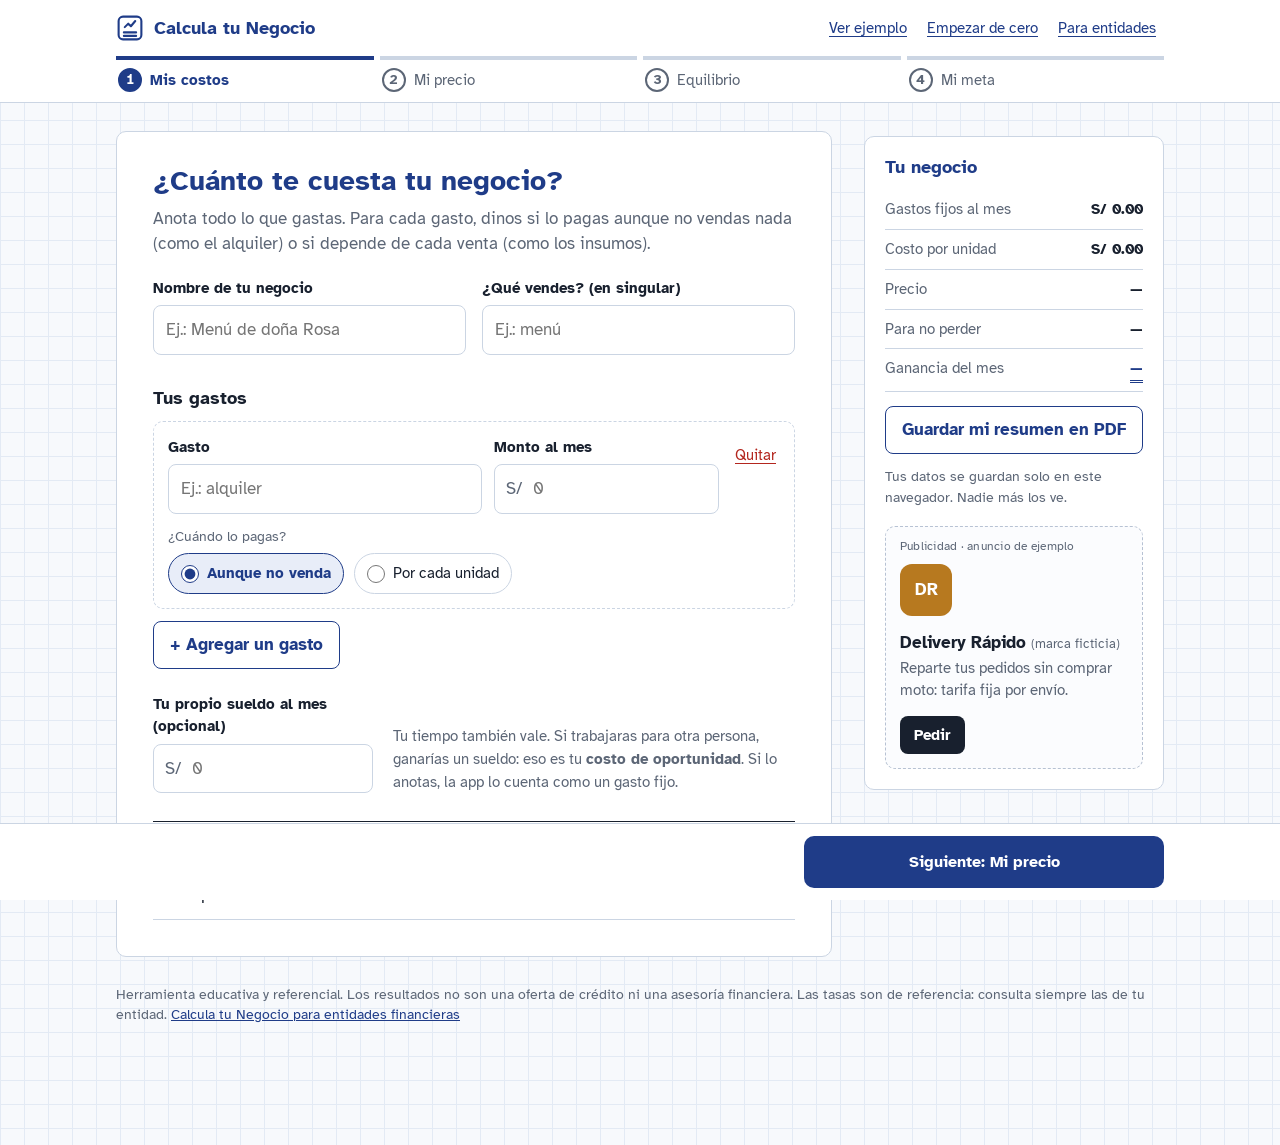
<file: index.html>
<!doctype html>
<html lang="es-PE">
<head>
  <meta charset="utf-8">
  <meta name="viewport" content="width=device-width, initial-scale=1">
  <title>Calcula tu Negocio</title>
  <meta name="description" content="Calcula tus costos, tu precio, tu punto de equilibrio y tu meta de ahorro.">
  <link rel="preconnect" href="https://fonts.googleapis.com">
  <link rel="preconnect" href="https://fonts.gstatic.com" crossorigin>
  <link href="https://fonts.googleapis.com/css2?family=Atkinson+Hyperlegible:wght@400;700&display=swap" rel="stylesheet">
  <link rel="stylesheet" href="styles.css">
</head>
<body>
  <header class="top">
    <div class="top-inner">
      <div class="brand">
        <svg class="brand-mark" viewBox="0 0 32 32" aria-hidden="true">
          <rect x="3" y="3" width="26" height="26" rx="5" fill="none" stroke="currentColor" stroke-width="2.4"/>
          <path d="M9 21h14M9 25h14" stroke="currentColor" stroke-width="2.4" stroke-linecap="round"/>
          <path d="M10 15l4-4 3 3 5-6" fill="none" stroke="currentColor" stroke-width="2.4" stroke-linecap="round" stroke-linejoin="round"/>
        </svg>
        <span>Calcula tu Negocio</span>
        <span class="ofrecido" id="ofrecido" hidden></span>
      </div>
      <div class="top-actions">
        <button type="button" class="link-btn" id="btn-ejemplo">Ver ejemplo</button>
        <button type="button" class="link-btn" id="btn-reiniciar">Empezar de cero</button>
        <a class="link-btn" id="lnk-entidades" href="entidades.html">Para entidades</a>
      </div>
    </div>
    <nav class="steps" aria-label="Pasos">
      <ol>
        <li><button type="button" data-go="1"><span class="n">1</span><span class="t">Mis costos</span></button></li>
        <li><button type="button" data-go="2"><span class="n">2</span><span class="t">Mi precio</span></button></li>
        <li><button type="button" data-go="3"><span class="n">3</span><span class="t">Equilibrio</span></button></li>
        <li><button type="button" data-go="4"><span class="n">4</span><span class="t">Mi meta</span></button></li>
      </ol>
    </nav>
  </header>

  <main class="layout">
    <div class="pages">

      <!-- PASO 1 -->
      <section class="page" data-step="1" aria-labelledby="h1">
        <h1 id="h1">¿Cuánto te cuesta tu negocio?</h1>
        <p class="lead">Anota todo lo que gastas. Para cada gasto, dinos si lo pagas aunque no vendas nada (como el alquiler) o si depende de cada venta (como los insumos).</p>

        <div class="row-2">
          <label class="field">
            <span>Nombre de tu negocio</span>
            <input type="text" id="negocio" placeholder="Ej.: Menú de doña Rosa" autocomplete="off">
          </label>
          <label class="field">
            <span>¿Qué vendes? (en singular)</span>
            <input type="text" id="unidad" placeholder="Ej.: menú" autocomplete="off">
          </label>
        </div>

        <h2>Tus gastos</h2>
        <div id="gastos" class="gastos"></div>
        <button type="button" class="ghost-btn" id="btn-add">+ Agregar un gasto</button>

        <div class="sueldo">
          <label class="field">
            <span>Tu propio sueldo al mes (opcional)</span>
            <div class="money"><span>S/</span><input type="number" id="sueldo" min="0" step="any" inputmode="decimal" placeholder="0"></div>
          </label>
          <p class="hint">Tu tiempo también vale. Si trabajaras para otra persona, ganarías un sueldo: eso es tu <strong>costo de oportunidad</strong>. Si lo anotas, la app lo cuenta como un gasto fijo.</p>
        </div>

        <div class="ledger" aria-live="polite">
          <div class="ledger-row"><span>Gastos fijos al mes</span><strong id="r1-cf">S/ 0.00</strong></div>
          <div class="ledger-row"><span id="r1-cvu-label">Costo por cada unidad</span><strong id="r1-cvu">S/ 0.00</strong></div>
        </div>
      </section>

      <!-- PASO 2 -->
      <section class="page" data-step="2" aria-labelledby="h2" hidden>
        <h1 id="h2">¿Tu precio te deja ganancia?</h1>
        <p class="lead">Escribe a cuánto vendes y cuánto vendes normalmente.</p>

        <div class="row-3">
          <label class="field">
            <span id="lbl-precio">Precio de venta</span>
            <div class="money"><span>S/</span><input type="number" id="precio" min="0" step="any" inputmode="decimal" placeholder="0"></div>
          </label>
          <label class="field">
            <span>Ventas por día</span>
            <input type="number" id="ventasDia" min="0" step="any" inputmode="decimal" placeholder="0">
          </label>
          <label class="field">
            <span>Días que trabajas al mes</span>
            <input type="number" id="dias" min="1" max="31" step="1" inputmode="numeric" placeholder="25">
          </label>
        </div>

        <div class="semaforo" id="semaforo" data-estado="vacio">
          <div class="luces" aria-hidden="true"><i class="r"></i><i class="a"></i><i class="v"></i></div>
          <div>
            <p class="sem-titulo" id="sem-titulo">Completa tus datos</p>
            <p class="sem-texto" id="sem-texto">Con tu precio y tus ventas te diremos si tu negocio gana o pierde.</p>
          </div>
        </div>

        <div class="ledger">
          <div class="ledger-row"><span id="r2-margen-l">Te deja cada unidad</span><strong id="r2-margen">—</strong></div>
          <div class="ledger-row"><span>Costo promedio de cada unidad</span><strong id="r2-cme">—</strong></div>
          <div class="ledger-row"><span>Unidades que vendes al mes</span><strong id="r2-q">—</strong></div>
        </div>
        <details class="explica">
          <summary>¿Qué significa esto?</summary>
          <p><strong>Lo que te deja cada unidad</strong> es tu precio menos lo que te cuesta hacerla. Con ese dinero pagas tus gastos fijos. En economía se llama <em>margen de contribución</em>.</p>
          <p><strong>El costo promedio</strong> suma todos tus gastos del mes y los divide entre lo que vendes. Si tu precio está por encima, ganas.</p>
        </details>

        <aside class="anuncio" data-anuncio="insumos" aria-label="Publicidad">
          <p class="ad-etq">Publicidad · anuncio de ejemplo</p>
          <div class="ad-cuerpo">
            <div class="ad-logo" aria-hidden="true">EG</div>
            <div>
              <p class="ad-tit">Distribuidora El Granero <span class="ad-ficticia">(marca ficticia)</span></p>
              <p class="ad-txt">Compra tus insumos al por mayor y baja tu costo por unidad. Delivery a tu negocio.</p>
            </div>
            <span class="ad-cta">Ver precios</span>
          </div>
        </aside>
      </section>

      <!-- PASO 3 -->
      <section class="page" data-step="3" aria-labelledby="h3" hidden>
        <h1 id="h3">¿Cuánto tienes que vender para no perder?</h1>

        <div class="total" id="eq-box">
          <p class="total-label">Para no perder, vende por lo menos</p>
          <p class="total-num"><span id="eq-dia">—</span></p>
          <p class="total-sub" id="eq-mes">Completa los pasos 1 y 2.</p>
        </div>

        <section class="plano" aria-labelledby="plano-titulo">
          <h2 id="plano-titulo" class="plano-h">
            <button type="button" class="desplegar" id="btn-plano" aria-expanded="false" aria-controls="plano-panel">
              <span class="d-txt">
                <span class="d-tit">Gráfico de ingresos y costos</span>
                <span class="d-sub" id="btn-plano-sub">Toca para ver el gráfico interactivo y la tabla de valores</span>
              </span>
              <svg class="d-flecha" viewBox="0 0 24 24" aria-hidden="true"><path d="M6 9l6 6 6-6" fill="none" stroke="currentColor" stroke-width="2.4" stroke-linecap="round" stroke-linejoin="round"/></svg>
            </button>
          </h2>
          <div id="plano-panel" class="plano-panel" hidden>
          <p class="hint">Cada punto de la línea azul es lo que cobras según cuánto vendas; la gris, lo que gastas. Donde se cruzan no ganas ni pierdes. A la derecha de ese cruce ganas (zona verde) y a la izquierda pierdes (zona roja).</p>

          <div class="plano-bar">
            <div class="seg" role="group" aria-label="Ver las cantidades">
              <button type="button" data-u="dia" aria-pressed="true">Por día</button>
              <button type="button" data-u="mes" aria-pressed="false">Por mes</button>
            </div>
            <div class="zoom" role="group" aria-label="Zoom">
              <button type="button" id="z-in" aria-label="Acercar">+</button>
              <button type="button" id="z-out" aria-label="Alejar">−</button>
              <button type="button" id="z-fit">Ver todo</button>
            </div>
          </div>

          <div class="plano-lienzo">
            <canvas id="plano" tabindex="0" role="img" aria-label="Plano interactivo de ingresos y costos"></canvas>
          </div>
          <ul class="leyenda">
            <li><i class="l-ing"></i>Lo que cobras</li>
            <li><i class="l-cos"></i>Lo que gastas</li>
            <li><i class="l-fij"></i>Solo gastos fijos</li>
          </ul>
          <p class="plano-ayuda">Toca o pasa el mouse sobre el plano para leer los valores. Arrastra para moverte y haz zoom con la rueda del mouse, con dos dedos o con los botones. Con el teclado: flechas para mover el punto y + o − para el zoom.</p>

          <div class="lectura" id="lectura" aria-live="polite"></div>

          <h3 class="tv-titulo">Tabla de valores</h3>
          <p class="hint">Toca una fila para ubicarla en el plano.</p>
          <div class="tabla-scroll">
            <table class="tv" id="tv">
              <thead><tr><th scope="col" id="tv-q">Vendes</th><th scope="col">Cobras</th><th scope="col">Gastas</th><th scope="col">Ganas o pierdes</th></tr></thead>
              <tbody></tbody>
            </table>
          </div>
          </div>
        </section>

        <div class="ledger">
          <div class="ledger-row"><span>Lo que cobras al mes</span><strong id="r3-it">—</strong></div>
          <div class="ledger-row"><span>Lo que gastas al mes</span><strong id="r3-ct">—</strong></div>
          <div class="ledger-row total-row"><span id="r3-b-l">Tu ganancia del mes</span><strong id="r3-b">—</strong></div>
        </div>

        <h2>¿Y si cambias tu precio?</h2>
        <p class="hint">Si subes tu precio, quizá algunos clientes dejen de comprar. Prueba cuánto ganarías.</p>
        <div class="sim">
          <label class="field">
            <span>Nuevo precio: <output id="sim-p-out">—</output></span>
            <input type="range" id="sim-p" min="0" max="100" step="0.5" value="0">
          </label>
          <label class="field">
            <span>Cambio en tus ventas: <output id="sim-d-out">0 %</output></span>
            <input type="range" id="sim-d" min="-50" max="50" step="1" value="0">
          </label>
          <div class="sim-result" id="sim-result" data-tono="neutro">
            <p id="sim-texto">Mueve las barras para comparar.</p>
          </div>
        </div>

        <aside class="anuncio banner" data-anuncio="banner" aria-label="Publicidad">
          <p class="ad-etq">Publicidad · espacio disponible</p>
          <div class="ad-cuerpo">
            <div>
              <p class="ad-tit">Tu marca aquí</p>
              <p class="ad-txt">Llega a emprendedores justo cuando están calculando su precio y sus ventas.</p>
            </div>
            <a class="ad-cta" href="entidades.html#anuncios">Anúnciate</a>
          </div>
        </aside>
      </section>

      <!-- PASO 4 -->
      <section class="page" data-step="4" aria-labelledby="h4" hidden>
        <h1 id="h4">¿Qué quieres comprar para tu negocio?</h1>
        <p class="lead">Con tu ganancia puedes juntar dinero para algo que haga crecer tu negocio: una cocina, una vitrina, una moto para delivery. Aquí calculas cuánto separar cada mes para comprarlo a tiempo.</p>

        <h2>1. Tu meta</h2>
        <div class="row-3">
          <label class="field">
            <span>Quiero comprar</span>
            <input type="text" id="metaNombre" placeholder="Ej.: una cocina industrial" autocomplete="off">
          </label>
          <label class="field">
            <span>Cuesta</span>
            <div class="money"><span>S/</span><input type="number" id="metaMonto" min="0" step="any" inputmode="decimal" placeholder="0"></div>
          </label>
          <label class="field">
            <span>¿En cuántos meses?</span>
            <input type="number" id="metaMeses" min="1" max="120" step="1" inputmode="numeric" placeholder="12">
          </label>
        </div>
        <p class="hint">Mientras más meses te des, menos tienes que separar cada mes.</p>

        <h2>2. ¿Dónde vas a guardar tu ahorro?</h2>
        <p class="hint">El lugar importa: un banco o una caja te pagan por guardar tu dinero, y ese pago se llama <strong>interés</strong>. Elige una opción; si ya sabes la tasa de tu cuenta, escríbela en «Otra».</p>
        <div class="lugares" role="radiogroup" aria-label="Dónde guardas tu ahorro">
          <label class="lugar"><input type="radio" name="lugar" value="casa">
            <span class="l-nom">En casa o en una alcancía</span>
            <span class="l-tasa">0 % al año</span>
            <span class="l-nota">Tu dinero no crece.</span>
          </label>
          <label class="lugar"><input type="radio" name="lugar" value="banco">
            <span class="l-nom">Cuenta de ahorros en un banco grande</span>
            <span class="l-tasa">1 % al año</span>
            <span class="l-nota">Suelen pagar entre 0.5 % y 2 %.</span>
          </label>
          <label class="lugar"><input type="radio" name="lugar" value="caja">
            <span class="l-nom">Cuenta de ahorros en una caja municipal</span>
            <span class="l-tasa">4 % al año</span>
            <span class="l-nota">Suelen pagar entre 2 % y 5 %.</span>
          </label>
          <label class="lugar"><input type="radio" name="lugar" value="otra">
            <span class="l-nom">Otra tasa</span>
            <span class="l-tasa l-otra"><input type="number" id="metaTasa" min="0" max="30" step="any" inputmode="decimal" placeholder="0" aria-label="Tasa anual en porcentaje"> % al año</span>
            <span class="l-nota">La que te informe tu banco o caja.</span>
          </label>
        </div>

        <details class="explica" open>
          <summary>¿Qué es la tasa de interés de mi ahorro?</summary>
          <p>Es lo que el banco o la caja te paga <strong>cada año</strong> por guardar tu dinero. Por ejemplo, si dejas S/ 100 durante un año al 4 %, terminas con S/ 104: esos S/ 4 son tus intereses.</p>
          <p>En la página web o en la oficina de la entidad aparece como <strong>TREA</strong> (tasa de rendimiento efectivo anual). Ese es el número que debes poner aquí.</p>
          <p>La app reparte esa tasa en meses. Cada mes tus intereses se suman a tu ahorro, y el mes siguiente también ganan intereses. Eso es el <strong>interés compuesto</strong>.</p>
          <p>Guarda tu dinero solo en entidades supervisadas por la SBS: ahí tus ahorros están protegidos por el Fondo de Seguro de Depósitos (hasta S/ 117,200 por persona en cada entidad entre marzo y mayo de 2026; el monto se actualiza cada trimestre).</p>
          <p class="fuente">Tasas de referencia de 2026. Revisa siempre la tasa vigente de tu entidad, porque cambia cada mes.</p>
        </details>

        <h2>3. Tu plan de ahorro</h2>
        <div class="total" id="meta-box">
          <p class="total-label">Separa cada mes</p>
          <p class="total-num"><span id="meta-a">—</span></p>
          <p class="total-sub" id="meta-sub">Completa tu meta.</p>
        </div>

        <div class="barra-meta" id="barra-meta" hidden>
          <div class="bm-track"><div class="bm-tu" id="bm-tu"></div><div class="bm-int" id="bm-int"></div></div>
          <div class="bm-leyenda"><span><i class="bm-c-tu"></i>Lo que pones tú: <strong id="r4-aporte">—</strong></span><span><i class="bm-c-int"></i>Lo que ponen los intereses: <strong id="r4-int">—</strong></span></div>
        </div>

        <div class="ledger">
          <div class="ledger-row"><span>Parte de tu ganancia mensual</span><strong id="r4-pct">—</strong></div>
        </div>
        <p class="hint" id="meta-consejo"></p>

        <h3 class="tv-titulo">¿Cuánto cambia según dónde ahorres?</h3>
        <div class="tabla-scroll">
          <table class="tv" id="comp">
            <thead><tr><th scope="col">Dónde guardas</th><th scope="col">Separas al mes</th><th scope="col">Intereses ganados</th></tr></thead>
            <tbody></tbody>
          </table>
        </div>
        <p class="hint" id="comp-nota"></p>

        <h2>4. ¿Y si lo compras ahora con un crédito?</h2>
        <p class="hint">En vez de ahorrar, puedes comprarlo hoy con un préstamo y pagarlo en cuotas. Compara cuánto te costaría y si tu negocio puede pagar la cuota.</p>
        <div class="row-2">
          <label class="field">
            <span>Tasa del crédito al año (TCEA %)</span>
            <input type="number" id="credTasa" min="0" max="200" step="any" inputmode="decimal" placeholder="50">
          </label>
          <label class="field">
            <span>Plazo del crédito (meses)</span>
            <input type="number" id="credMeses" min="1" max="120" step="1" inputmode="numeric" placeholder="12">
          </label>
        </div>
        <details class="explica">
          <summary>¿Qué tasa pongo?</summary>
          <p>La <strong>TCEA</strong> (tasa de costo efectivo anual) es lo que realmente te cuesta un crédito al año: incluye los intereses, las comisiones y los seguros. Pídela siempre antes de firmar y compárala entre entidades.</p>
          <p>Como referencia, según datos de la SBS publicados en septiembre de 2026, los créditos a microempresas tenían tasas anuales de entre 25 % y 96 %, según la entidad. En las cajas municipales iban de 37 % a 63 %.</p>
        </details>

        <div class="credito" id="credito" data-estado="vacio">
          <div class="cred-cifras">
            <div><span>Cuota al mes</span><strong id="c-cuota">—</strong></div>
            <div><span>Pagas en total</span><strong id="c-total">—</strong></div>
            <div><span>Intereses del crédito</span><strong id="c-int">—</strong></div>
          </div>
          <div class="cred-cap">
            <div class="luces" aria-hidden="true"><i class="r"></i><i class="a"></i><i class="v"></i></div>
            <div>
              <p class="sem-titulo" id="c-cap-t">Capacidad de pago</p>
              <p class="sem-texto" id="c-cap-x">Completa tu meta y los pasos 1 y 2.</p>
            </div>
          </div>
          <p class="hint" id="c-comp"></p>
        </div>

        <div class="cta-ent" id="cta-ent">
          <div>
            <p class="cta-tit" id="cta-tit">¿Quieres asesoría para financiar tu negocio?</p>
            <p class="cta-txt" id="cta-txt">Lleva tus números a una entidad financiera: ya sabes tu ganancia, tu punto de equilibrio y cuánto puedes pagar al mes.</p>
          </div>
          <div class="cta-btns">
            <button type="button" class="nav-btn next" id="btn-contacto">Quiero que me contacten</button>
            <button type="button" class="ghost-btn" id="btn-imprimir2">Guardar mi resumen en PDF</button>
          </div>
        </div>

        <aside class="anuncio" data-anuncio="financiero" aria-label="Publicidad">
          <p class="ad-etq">Publicidad · anuncio de ejemplo</p>
          <div class="ad-cuerpo">
            <div class="ad-logo verde" aria-hidden="true">CA</div>
            <div>
              <p class="ad-tit">Cuenta Ahorro Negocio <span class="ad-ficticia">(producto ficticio)</span></p>
              <p class="ad-txt">Espacio para que un banco o una caja muestre su cuenta de ahorro o su crédito para emprendedores.</p>
            </div>
            <span class="ad-cta">Conocer más</span>
          </div>
        </aside>

        <details class="explica">
          <summary>Ver mi ahorro mes por mes</summary>
          <div class="tabla-scroll">
            <table class="tv" id="crono">
              <thead><tr><th scope="col">Mes</th><th scope="col">Depositas</th><th scope="col">Intereses del mes</th><th scope="col">Ahorro acumulado</th></tr></thead>
              <tbody></tbody>
            </table>
          </div>
        </details>
      </section>
    </div>

    <aside class="resumen" aria-label="Resumen de tu negocio">
      <h2 id="res-nombre">Tu negocio</h2>
      <dl>
        <div><dt>Gastos fijos al mes</dt><dd id="s-cf">—</dd></div>
        <div><dt>Costo por unidad</dt><dd id="s-cvu">—</dd></div>
        <div><dt>Precio</dt><dd id="s-p">—</dd></div>
        <div><dt>Para no perder</dt><dd id="s-eq">—</dd></div>
        <div class="s-total"><dt>Ganancia del mes</dt><dd id="s-b">—</dd></div>
      </dl>
      <button type="button" class="ghost-btn ancho" id="btn-imprimir">Guardar mi resumen en PDF</button>
      <p class="hint">Tus datos se guardan solo en este navegador. Nadie más los ve.</p>
      <aside class="anuncio lateral" data-anuncio="lateral" aria-label="Publicidad">
        <p class="ad-etq">Publicidad · anuncio de ejemplo</p>
        <div class="ad-cuerpo">
          <div class="ad-logo ambar" aria-hidden="true">DR</div>
          <div>
            <p class="ad-tit">Delivery Rápido <span class="ad-ficticia">(marca ficticia)</span></p>
            <p class="ad-txt">Reparte tus pedidos sin comprar moto: tarifa fija por envío.</p>
          </div>
          <span class="ad-cta">Pedir</span>
        </div>
      </aside>
    </aside>
  </main>

  <p class="aviso-legal">Herramienta educativa y referencial. Los resultados no son una oferta de crédito ni una asesoría financiera. Las tasas son de referencia: consulta siempre las de tu entidad. <a href="entidades.html">Calcula tu Negocio para entidades financieras</a></p>

  <section id="reporte" class="reporte" aria-hidden="true"></section>

  <dialog id="dlg-contacto" class="dialogo" aria-labelledby="dlg-tit">
    <form method="dialog" id="form-contacto">
      <h2 id="dlg-tit">Solicitar asesoría</h2>
      <p class="hint" id="dlg-intro">Déjanos tus datos y una entidad financiera te contactará con tu resumen ya calculado.</p>
      <label class="field"><span>Tu nombre</span><input type="text" id="c-nombre" autocomplete="name" required></label>
      <label class="field"><span>Celular</span><input type="tel" id="c-cel" inputmode="tel" autocomplete="tel" pattern="[0-9 ]{9,12}" required></label>
      <label class="consent"><input type="checkbox" id="c-ok" required> <span id="c-ok-txt">Autorizo el uso de mis datos y de mi resumen para que me contacten con información sobre productos financieros, según la Ley N.° 29733 de Protección de Datos Personales.</span></label>
      <p class="demo-nota">Versión de demostración: los datos no se envían ni se guardan.</p>
      <div class="dlg-btns">
        <button type="button" class="nav-btn back" id="dlg-cancelar">Cancelar</button>
        <button type="submit" class="nav-btn next" value="ok">Enviar solicitud</button>
      </div>
    </form>
    <div id="dlg-ok" class="dlg-ok" hidden>
      <h2>Solicitud lista</h2>
      <p id="dlg-ok-txt">En la versión para entidades, tu solicitud y tu resumen llegarían a la entidad para que te contacten. En esta demostración no se envió nada.</p>
      <div class="dlg-btns"><button type="button" class="nav-btn next" id="dlg-cerrar">Cerrar</button></div>
    </div>
  </dialog>

  <footer class="bottom">
    <div class="bottom-inner">
      <button type="button" class="nav-btn back" id="btn-back">Atrás</button>
      <button type="button" class="nav-btn next" id="btn-next">Siguiente: Mi precio</button>
    </div>
  </footer>

  <template id="tpl-gasto">
    <div class="gasto">
      <label class="field g-nombre">
        <span>Gasto</span>
        <input type="text" class="g-n" placeholder="Ej.: alquiler" autocomplete="off">
      </label>
      <label class="field g-monto">
        <span class="g-monto-l">Monto al mes</span>
        <div class="money"><span>S/</span><input type="number" class="g-m" min="0" step="any" inputmode="decimal" placeholder="0"></div>
      </label>
      <fieldset class="g-tipo">
        <legend>¿Cuándo lo pagas?</legend>
        <label><input type="radio" value="fijo" checked> Aunque no venda</label>
        <label><input type="radio" value="variable"> <span class="g-por">Por cada unidad</span></label>
      </fieldset>
      <button type="button" class="g-del" aria-label="Quitar este gasto">Quitar</button>
    </div>
  </template>

  <script src="app.js"></script>
</body>
</html>
</file>
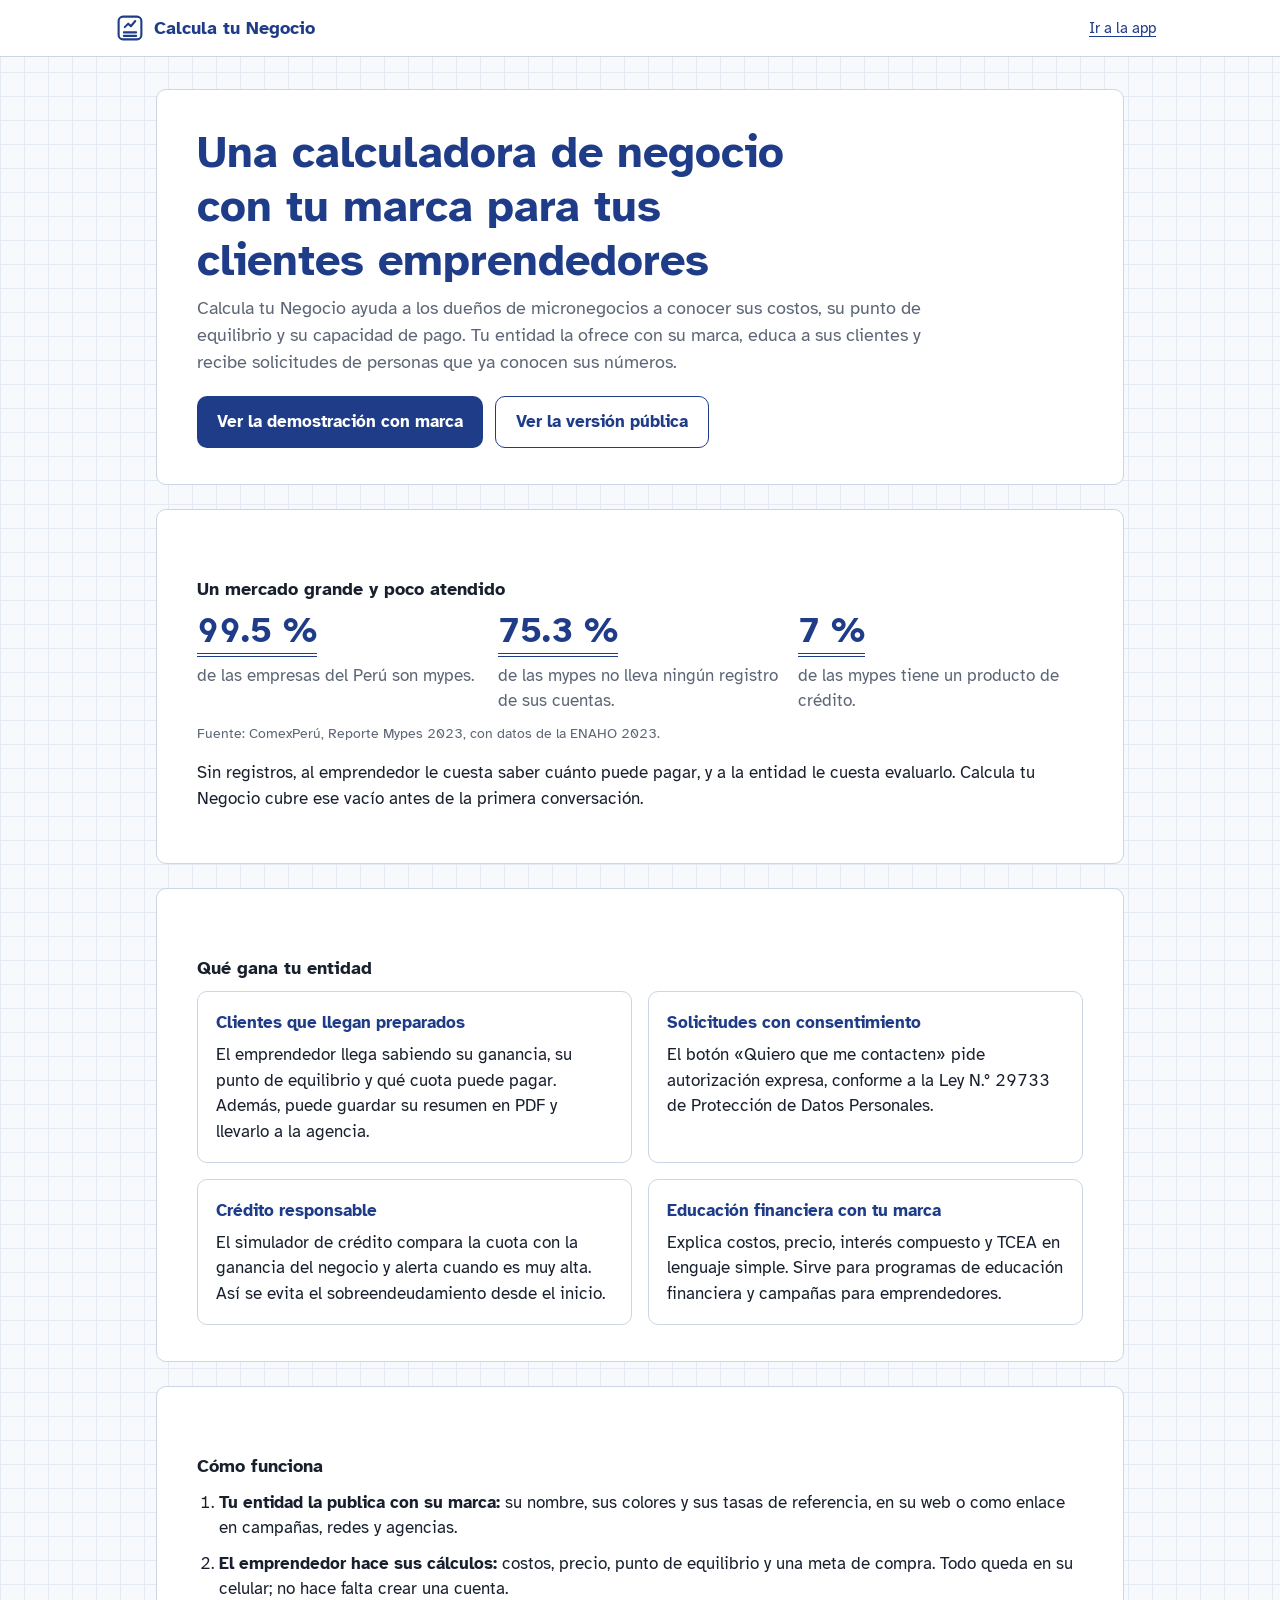
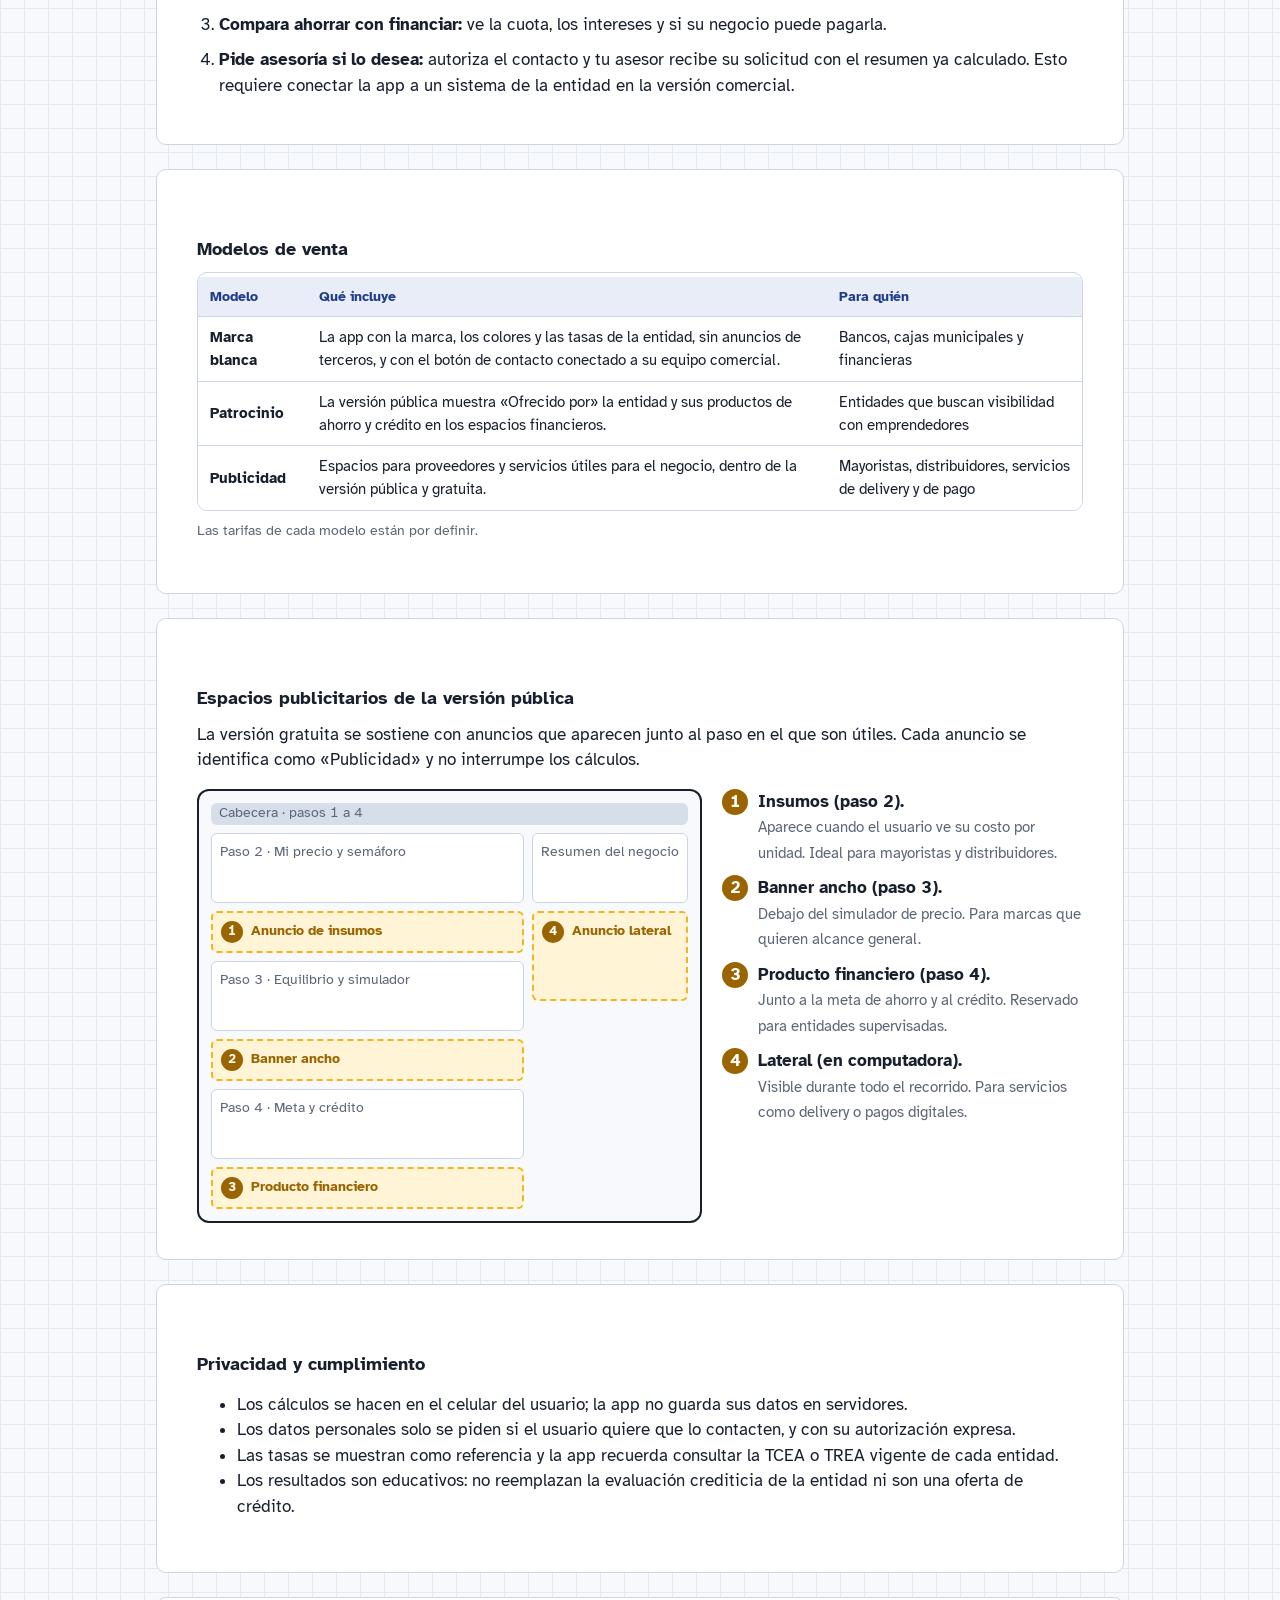
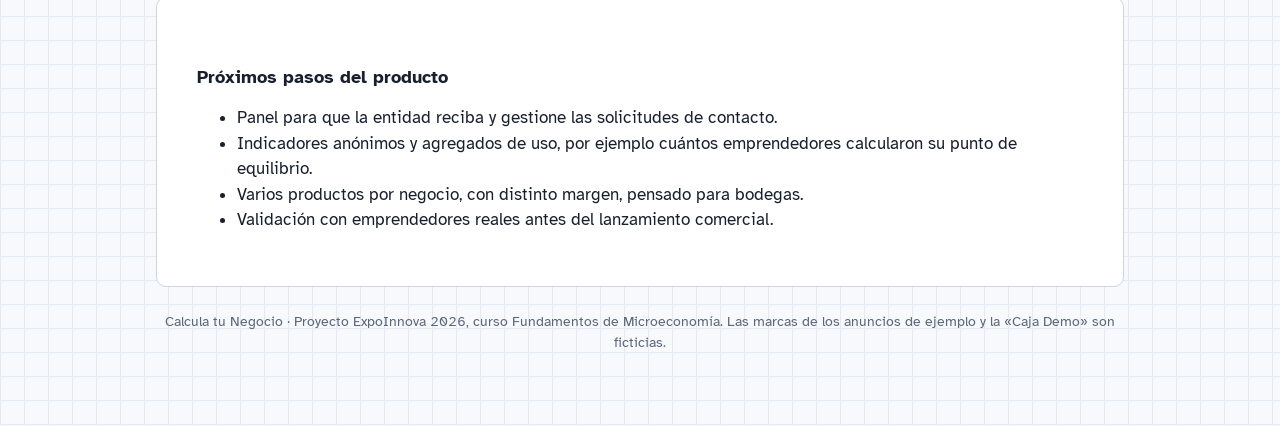
<file: entidades.html>
<!doctype html>
<html lang="es-PE">
<head>
  <meta charset="utf-8">
  <meta name="viewport" content="width=device-width, initial-scale=1">
  <title>Calcula tu Negocio para entidades financieras</title>
  <meta name="description" content="Herramienta de educación financiera con marca propia para bancos, cajas y financieras que atienden a micro y pequeñas empresas.">
  <link rel="preconnect" href="https://fonts.googleapis.com">
  <link rel="preconnect" href="https://fonts.gstatic.com" crossorigin>
  <link href="https://fonts.googleapis.com/css2?family=Atkinson+Hyperlegible:wght@400;700&display=swap" rel="stylesheet">
  <link rel="stylesheet" href="styles.css">
  <style>
    body { padding-bottom: 0; }
    .ent { max-width: 1000px; margin: 0 auto; padding: 32px 16px 56px; }
    .ent section { background: var(--blanco); border: 1px solid var(--linea); border-radius: var(--radio); padding: 28px 24px; margin-bottom: 24px; }
    @media (min-width: 700px) { .ent section { padding: 36px 40px; } }
    .heroe h1 { font-size: clamp(1.9rem, 5vw, 2.8rem); max-width: 22ch; }
    .heroe .lead { font-size: 1.12rem; }
    .acciones { display: flex; flex-wrap: wrap; gap: 12px; margin-top: 20px; }
    .btn { display: inline-flex; align-items: center; min-height: 52px; padding: 0 20px; border-radius: 10px; font-weight: 700; text-decoration: none; }
    .btn.prim { background: var(--tinta); color: #fff; }
    .btn.sec { border: 1.5px solid var(--tinta); color: var(--tinta); }
    .cifras { display: grid; gap: 16px; grid-template-columns: repeat(auto-fit, minmax(200px, 1fr)); margin-top: 8px; }
    .cifra strong { display: block; font-size: 2.2rem; color: var(--tinta); line-height: 1.1; border-bottom: 4px double var(--tinta); width: fit-content; padding-bottom: 2px; margin-bottom: 6px; }
    .cifra span { color: var(--gris); }
    .valor { display: grid; gap: 16px; grid-template-columns: 1fr; margin-top: 12px; }
    @media (min-width: 700px) { .valor { grid-template-columns: 1fr 1fr; } }
    .valor div { border: 1.5px solid var(--linea); border-radius: var(--radio); padding: 18px; }
    .valor h3 { margin: 0 0 6px; color: var(--tinta); font-size: 1.08rem; }
    .valor p { margin: 0; color: var(--texto); }
    .flujo { padding-left: 1.3em; margin: 12px 0 0; }
    .flujo li { margin-bottom: 10px; }
    .tv { margin-top: 4px; }
    .tv td, .tv th { white-space: normal; text-align: left; }
    .tabla-scroll .tv { min-width: 560px; }
    .fuente { font-size: 0.85rem; color: var(--gris); margin-top: 10px; }

    /* Boceto de la ubicación de los anuncios */
    .boceto { display: grid; gap: 20px; grid-template-columns: 1fr; margin-top: 16px; }
    @media (min-width: 760px) { .boceto { grid-template-columns: 1.4fr 1fr; align-items: start; } }
    .wire { border: 2px solid var(--texto); border-radius: 12px; padding: 12px; background: var(--papel); display: grid; gap: 8px; font-size: 0.85rem; }
    .wire .w-bar { height: 22px; border-radius: 6px; background: #D6DEEA; display: flex; align-items: center; padding: 0 8px; color: var(--gris); }
    .wire .w-cols { display: grid; grid-template-columns: 2fr 1fr; gap: 8px; }
    .wire .w-main, .wire .w-side { display: grid; gap: 8px; align-content: start; }
    .wire .w-block { background: #fff; border: 1px solid var(--linea); border-radius: 6px; padding: 8px; color: var(--gris); }
    .wire .w-block.alto { min-height: 70px; }
    .wire .w-ad { border: 2px dashed var(--ambar-luz); background: var(--ambar-suave); border-radius: 6px; padding: 8px; font-weight: 700; color: var(--ambar); display: flex; gap: 8px; align-items: center; }
    .wire .w-ad b { display: inline-grid; place-items: center; width: 22px; height: 22px; border-radius: 50%; background: var(--ambar); color: #fff; font-size: 0.8rem; flex: none; }
    .wire .w-ad.alto { min-height: 90px; align-items: flex-start; }
    .ad-lista { list-style: none; padding: 0; margin: 0; display: grid; gap: 10px; }
    .ad-lista li { display: grid; grid-template-columns: auto 1fr; gap: 10px; }
    .ad-lista b { display: inline-grid; place-items: center; width: 26px; height: 26px; border-radius: 50%; background: var(--ambar); color: #fff; }
    .ad-lista p { margin: 0; }
    .ad-lista span { color: var(--gris); font-size: 0.92rem; }
    .pie-ent { text-align: center; color: var(--gris); font-size: 0.9rem; }
  </style>
</head>
<body>
  <header class="top">
    <div class="top-inner">
      <a class="brand" href="index.html" style="text-decoration:none">
        <svg class="brand-mark" viewBox="0 0 32 32" aria-hidden="true">
          <rect x="3" y="3" width="26" height="26" rx="5" fill="none" stroke="currentColor" stroke-width="2.4"/>
          <path d="M9 21h14M9 25h14" stroke="currentColor" stroke-width="2.4" stroke-linecap="round"/>
          <path d="M10 15l4-4 3 3 5-6" fill="none" stroke="currentColor" stroke-width="2.4" stroke-linecap="round" stroke-linejoin="round"/>
        </svg>
        <span>Calcula tu Negocio</span>
      </a>
      <div class="top-actions">
        <a class="link-btn" href="index.html">Ir a la app</a>
      </div>
    </div>
  </header>

  <main class="ent">
    <section class="heroe">
      <h1>Una calculadora de negocio con tu marca para tus clientes emprendedores</h1>
      <p class="lead">Calcula tu Negocio ayuda a los dueños de micronegocios a conocer sus costos, su punto de equilibrio y su capacidad de pago. Tu entidad la ofrece con su marca, educa a sus clientes y recibe solicitudes de personas que ya conocen sus números.</p>
      <div class="acciones">
        <a class="btn prim" href="index.html?entidad=demo">Ver la demostración con marca</a>
        <a class="btn sec" href="index.html">Ver la versión pública</a>
      </div>
    </section>

    <section>
      <h2>Un mercado grande y poco atendido</h2>
      <div class="cifras">
        <div class="cifra"><strong>99.5 %</strong><span>de las empresas del Perú son mypes.</span></div>
        <div class="cifra"><strong>75.3 %</strong><span>de las mypes no lleva ningún registro de sus cuentas.</span></div>
        <div class="cifra"><strong>7 %</strong><span>de las mypes tiene un producto de crédito.</span></div>
      </div>
      <p class="fuente">Fuente: ComexPerú, Reporte Mypes 2023, con datos de la ENAHO 2023.</p>
      <p>Sin registros, al emprendedor le cuesta saber cuánto puede pagar, y a la entidad le cuesta evaluarlo. Calcula tu Negocio cubre ese vacío antes de la primera conversación.</p>
    </section>

    <section>
      <h2>Qué gana tu entidad</h2>
      <div class="valor">
        <div><h3>Clientes que llegan preparados</h3><p>El emprendedor llega sabiendo su ganancia, su punto de equilibrio y qué cuota puede pagar. Además, puede guardar su resumen en PDF y llevarlo a la agencia.</p></div>
        <div><h3>Solicitudes con consentimiento</h3><p>El botón «Quiero que me contacten» pide autorización expresa, conforme a la Ley N.° 29733 de Protección de Datos Personales.</p></div>
        <div><h3>Crédito responsable</h3><p>El simulador de crédito compara la cuota con la ganancia del negocio y alerta cuando es muy alta. Así se evita el sobreendeudamiento desde el inicio.</p></div>
        <div><h3>Educación financiera con tu marca</h3><p>Explica costos, precio, interés compuesto y TCEA en lenguaje simple. Sirve para programas de educación financiera y campañas para emprendedores.</p></div>
      </div>
    </section>

    <section>
      <h2>Cómo funciona</h2>
      <ol class="flujo">
        <li><strong>Tu entidad la publica con su marca:</strong> su nombre, sus colores y sus tasas de referencia, en su web o como enlace en campañas, redes y agencias.</li>
        <li><strong>El emprendedor hace sus cálculos:</strong> costos, precio, punto de equilibrio y una meta de compra. Todo queda en su celular; no hace falta crear una cuenta.</li>
        <li><strong>Compara ahorrar con financiar:</strong> ve la cuota, los intereses y si su negocio puede pagarla.</li>
        <li><strong>Pide asesoría si lo desea:</strong> autoriza el contacto y tu asesor recibe su solicitud con el resumen ya calculado. Esto requiere conectar la app a un sistema de la entidad en la versión comercial.</li>
      </ol>
    </section>

    <section>
      <h2>Modelos de venta</h2>
      <div class="tabla-scroll">
        <table class="tv">
          <thead><tr><th scope="col">Modelo</th><th scope="col">Qué incluye</th><th scope="col">Para quién</th></tr></thead>
          <tbody>
            <tr><th scope="row">Marca blanca</th><td>La app con la marca, los colores y las tasas de la entidad, sin anuncios de terceros, y con el botón de contacto conectado a su equipo comercial.</td><td>Bancos, cajas municipales y financieras</td></tr>
            <tr><th scope="row">Patrocinio</th><td>La versión pública muestra «Ofrecido por» la entidad y sus productos de ahorro y crédito en los espacios financieros.</td><td>Entidades que buscan visibilidad con emprendedores</td></tr>
            <tr><th scope="row">Publicidad</th><td>Espacios para proveedores y servicios útiles para el negocio, dentro de la versión pública y gratuita.</td><td>Mayoristas, distribuidores, servicios de delivery y de pago</td></tr>
          </tbody>
        </table>
      </div>
      <p class="fuente">Las tarifas de cada modelo están por definir.</p>
    </section>

    <section id="anuncios">
      <h2>Espacios publicitarios de la versión pública</h2>
      <p>La versión gratuita se sostiene con anuncios que aparecen junto al paso en el que son útiles. Cada anuncio se identifica como «Publicidad» y no interrumpe los cálculos.</p>
      <div class="boceto">
        <div class="wire" aria-label="Boceto de la página con los espacios publicitarios">
          <div class="w-bar">Cabecera · pasos 1 a 4</div>
          <div class="w-cols">
            <div class="w-main">
              <div class="w-block alto">Paso 2 · Mi precio y semáforo</div>
              <div class="w-ad"><b>1</b>Anuncio de insumos</div>
              <div class="w-block alto">Paso 3 · Equilibrio y simulador</div>
              <div class="w-ad"><b>2</b>Banner ancho</div>
              <div class="w-block alto">Paso 4 · Meta y crédito</div>
              <div class="w-ad"><b>3</b>Producto financiero</div>
            </div>
            <div class="w-side">
              <div class="w-block alto">Resumen del negocio</div>
              <div class="w-ad alto"><b>4</b>Anuncio lateral</div>
            </div>
          </div>
        </div>
        <ul class="ad-lista">
          <li><b>1</b><p><strong>Insumos (paso 2).</strong><br><span>Aparece cuando el usuario ve su costo por unidad. Ideal para mayoristas y distribuidores.</span></p></li>
          <li><b>2</b><p><strong>Banner ancho (paso 3).</strong><br><span>Debajo del simulador de precio. Para marcas que quieren alcance general.</span></p></li>
          <li><b>3</b><p><strong>Producto financiero (paso 4).</strong><br><span>Junto a la meta de ahorro y al crédito. Reservado para entidades supervisadas.</span></p></li>
          <li><b>4</b><p><strong>Lateral (en computadora).</strong><br><span>Visible durante todo el recorrido. Para servicios como delivery o pagos digitales.</span></p></li>
        </ul>
      </div>
    </section>

    <section>
      <h2>Privacidad y cumplimiento</h2>
      <ul>
        <li>Los cálculos se hacen en el celular del usuario; la app no guarda sus datos en servidores.</li>
        <li>Los datos personales solo se piden si el usuario quiere que lo contacten, y con su autorización expresa.</li>
        <li>Las tasas se muestran como referencia y la app recuerda consultar la TCEA o TREA vigente de cada entidad.</li>
        <li>Los resultados son educativos: no reemplazan la evaluación crediticia de la entidad ni son una oferta de crédito.</li>
      </ul>
    </section>

    <section>
      <h2>Próximos pasos del producto</h2>
      <ul>
        <li>Panel para que la entidad reciba y gestione las solicitudes de contacto.</li>
        <li>Indicadores anónimos y agregados de uso, por ejemplo cuántos emprendedores calcularon su punto de equilibrio.</li>
        <li>Varios productos por negocio, con distinto margen, pensado para bodegas.</li>
        <li>Validación con emprendedores reales antes del lanzamiento comercial.</li>
      </ul>
    </section>

    <p class="pie-ent">Calcula tu Negocio · Proyecto ExpoInnova 2026, curso Fundamentos de Microeconomía. Las marcas de los anuncios de ejemplo y la «Caja Demo» son ficticias.</p>
  </main>
</body>
</html>
</file>
<file: styles.css>
/* Calcula tu Negocio
   Idea visual: el cuaderno cuadriculado de cuentas, escrito con lapicero azul.
   Los totales llevan doble subrayado, como en contabilidad. */

:root {
  --papel: #F7F9FC;
  --cuadro: #E3EAF4;
  --tinta: #1F3C88;
  --tinta-suave: #E8EDF8;
  --texto: #18202E;
  --gris: #5C6676;
  --linea: #CBD5E3;
  --rojo: #B3261E;
  --rojo-suave: #FBE9E7;
  --ambar: #9A6400;
  --ambar-luz: #F2B51C;
  --ambar-suave: #FFF4D6;
  --verde: #2F7D32;
  --verde-suave: #E6F3E6;
  --blanco: #FFFFFF;
  --radio: 10px;
  --font: "Atkinson Hyperlegible", system-ui, -apple-system, "Segoe UI", Roboto, sans-serif;
}

* { box-sizing: border-box; }
[hidden] { display: none !important; }

html { -webkit-text-size-adjust: 100%; }

body {
  margin: 0;
  font-family: var(--font);
  font-size: 17px;
  line-height: 1.5;
  color: var(--texto);
  background-color: var(--papel);
  background-image:
    linear-gradient(var(--cuadro) 1px, transparent 1px),
    linear-gradient(90deg, var(--cuadro) 1px, transparent 1px);
  background-size: 24px 24px;
  font-variant-numeric: tabular-nums;
  padding-bottom: 96px;
}

h1, h2 { line-height: 1.2; margin: 0; }
h1 { font-size: 1.75rem; color: var(--tinta); margin-bottom: 0.5rem; }
h2 { font-size: 1.15rem; margin: 2rem 0 0.75rem; }
p { margin: 0 0 1rem; }
.lead { color: var(--gris); max-width: 62ch; }
.hint { color: var(--gris); font-size: 0.95rem; max-width: 62ch; }

button { font: inherit; cursor: pointer; }
:focus-visible { outline: 3px solid var(--tinta); outline-offset: 2px; border-radius: 4px; }

/* ---------- Cabecera ---------- */
.top {
  background: var(--blanco);
  border-bottom: 1px solid var(--linea);
  position: sticky;
  top: 0;
  z-index: 10;
}
.top-inner, .steps ol, .bottom-inner {
  max-width: 1080px;
  margin: 0 auto;
  padding: 0 16px;
}
.top-inner {
  display: flex;
  align-items: center;
  justify-content: space-between;
  gap: 12px;
  min-height: 56px;
}
.brand {
  display: flex;
  align-items: center;
  gap: 10px;
  font-weight: 700;
  font-size: 1.1rem;
  color: var(--tinta);
}
.brand-mark { width: 28px; height: 28px; color: var(--tinta); flex: none; }
.top-actions { display: flex; gap: 4px; flex-wrap: wrap; justify-content: flex-end; }
.link-btn {
  background: none;
  border: none;
  color: var(--tinta);
  text-decoration: underline;
  text-underline-offset: 3px;
  padding: 6px 8px;
  font-size: 0.95rem;
}

.steps ol {
  list-style: none;
  display: grid;
  grid-template-columns: repeat(4, 1fr);
  gap: 6px;
  padding-bottom: 10px;
  margin-top: 0;
  margin-bottom: 0;
}
.steps button {
  width: 100%;
  display: flex;
  align-items: center;
  gap: 8px;
  background: none;
  border: none;
  border-top: 4px solid var(--linea);
  padding: 8px 2px 0;
  color: var(--gris);
  text-align: left;
}
.steps .n {
  display: inline-grid;
  place-items: center;
  width: 24px; height: 24px;
  border-radius: 50%;
  border: 2px solid currentColor;
  font-size: 0.85rem;
  font-weight: 700;
  flex: none;
}
.steps .t { font-size: 0.92rem; }
.steps button.done { color: var(--tinta); border-top-color: var(--tinta); }
.steps button[aria-current="step"] { color: var(--tinta); border-top-color: var(--tinta); font-weight: 700; }
.steps button[aria-current="step"] .n { background: var(--tinta); color: var(--blanco); border-color: var(--tinta); }

/* ---------- Distribución ---------- */
.layout {
  max-width: 1080px;
  margin: 0 auto;
  padding: 28px 16px;
  display: grid;
  grid-template-columns: minmax(0, 1fr);
  gap: 32px;
}
@media (min-width: 900px) {
  .layout { grid-template-columns: minmax(0, 1fr) 300px; align-items: start; }
}

.page {
  background: var(--blanco);
  border: 1px solid var(--linea);
  border-radius: var(--radio);
  padding: 24px 20px 28px;
}
@media (min-width: 600px) { .page { padding: 32px 36px 36px; } }

/* ---------- Campos ---------- */
.field { display: flex; flex-direction: column; gap: 6px; min-width: 0; }
.field > span { font-size: 0.95rem; font-weight: 700; }
input[type="text"], input[type="number"] {
  font: inherit;
  font-size: 1.05rem;
  width: 100%;
  padding: 11px 12px;
  border: 1.5px solid var(--linea);
  border-radius: 8px;
  background: var(--blanco);
  color: var(--texto);
  min-height: 48px;
}
input:focus { border-color: var(--tinta); outline: none; box-shadow: 0 0 0 3px var(--tinta-suave); }
.money { position: relative; }
.money > span {
  position: absolute; left: 12px; top: 50%; transform: translateY(-50%);
  color: var(--gris); pointer-events: none;
}
.money input { padding-left: 38px; }

.row-2, .row-3 { display: grid; gap: 16px; grid-template-columns: 1fr; margin-top: 20px; }
@media (min-width: 600px) {
  .row-2 { grid-template-columns: 1fr 1fr; }
  .row-3 { grid-template-columns: 1fr 1fr 1fr; }
}

/* ---------- Gastos ---------- */
.gastos { display: flex; flex-direction: column; gap: 12px; }
.gasto {
  display: grid;
  grid-template-columns: 1fr 1fr;
  gap: 12px;
  padding: 14px;
  border: 1.5px dashed var(--linea);
  border-radius: var(--radio);
}
.g-nombre { grid-column: 1 / -1; }
.g-monto { grid-column: 1 / -1; }
.g-tipo { grid-column: 1 / -1; }
@media (min-width: 600px) {
  .gasto { grid-template-columns: 1.4fr 1fr auto; align-items: end; }
  .g-nombre { grid-column: 1; }
  .g-monto { grid-column: 2; }
  .g-del { grid-column: 3; grid-row: 1; }
  .g-tipo { grid-column: 1 / -1; }
}
.g-tipo { border: none; margin: 0; padding: 0; display: flex; flex-wrap: wrap; gap: 8px 10px; align-items: center; }
.g-tipo legend { font-size: 0.9rem; color: var(--gris); padding: 0; margin-bottom: 6px; width: 100%; }
.g-tipo label {
  display: inline-flex; align-items: center; gap: 8px;
  padding: 8px 12px;
  border: 1.5px solid var(--linea);
  border-radius: 999px;
  font-size: 0.95rem;
  cursor: pointer;
  min-height: 40px;
}
.g-tipo input { accent-color: var(--tinta); width: 18px; height: 18px; margin: 0; }
.g-tipo label:has(input:checked) { border-color: var(--tinta); background: var(--tinta-suave); color: var(--tinta); font-weight: 700; }
.g-del {
  background: none; border: none; color: var(--rojo);
  text-decoration: underline; text-underline-offset: 3px;
  padding: 8px 4px; justify-self: end; align-self: start;
  font-size: 0.92rem;
}
.ghost-btn {
  margin-top: 12px;
  background: none;
  border: 1.5px solid var(--tinta);
  color: var(--tinta);
  border-radius: 8px;
  padding: 10px 16px;
  font-weight: 700;
  min-height: 44px;
}
.sueldo { margin-top: 24px; display: grid; gap: 8px; }
@media (min-width: 600px) { .sueldo { grid-template-columns: 220px 1fr; gap: 20px; align-items: end; } .sueldo .hint { margin: 0; } }

/* ---------- Cuaderno de resultados ---------- */
.ledger {
  margin-top: 28px;
  border-top: 1.5px solid var(--texto);
}
.ledger-row {
  display: flex; justify-content: space-between; align-items: baseline; gap: 16px;
  padding: 10px 0;
  border-bottom: 1px solid var(--linea);
}
.ledger-row strong { color: var(--tinta); font-size: 1.15rem; white-space: nowrap; }
.total-row strong {
  font-size: 1.35rem;
  border-bottom: 4px double var(--tinta);
  padding-bottom: 2px;
}
.total-row.neg strong { color: var(--rojo); border-bottom-color: var(--rojo); }

/* Lo memorable: el total escrito en tinta y con doble subrayado */
.total { margin: 24px 0 8px; }
.total-label { margin: 0; font-weight: 700; color: var(--gris); }
.total-num {
  margin: 4px 0 6px;
  font-size: clamp(2.4rem, 8vw, 3.6rem);
  font-weight: 700;
  color: var(--tinta);
  line-height: 1.1;
}
.total-num span {
  display: inline-block;
  border-bottom: 6px double var(--tinta);
  padding-bottom: 4px;
}
.total-sub { color: var(--gris); margin: 0; }
.total.neg .total-num { color: var(--rojo); }
.total.neg .total-num span { border-bottom-color: var(--rojo); }

/* ---------- Semáforo ---------- */
.semaforo {
  margin-top: 28px;
  display: flex; gap: 18px; align-items: center;
  padding: 18px;
  border-radius: var(--radio);
  border: 1.5px solid var(--linea);
  background: var(--papel);
}
.luces {
  display: flex; flex-direction: column; gap: 6px;
  padding: 8px 7px;
  background: var(--texto);
  border-radius: 14px;
  flex: none;
}
.luces i { display: block; width: 20px; height: 20px; border-radius: 50%; opacity: 0.22; }
.luces .r { background: #E5534B; }
.luces .a { background: var(--ambar-luz); }
.luces .v { background: #3FAE4A; }
.sem-titulo { font-weight: 700; font-size: 1.2rem; margin: 0 0 4px; }
.sem-texto { margin: 0; color: var(--texto); }
.semaforo[data-estado="rojo"] { background: var(--rojo-suave); border-color: var(--rojo); }
.semaforo[data-estado="rojo"] .r { opacity: 1; box-shadow: 0 0 10px #E5534B; }
.semaforo[data-estado="rojo"] .sem-titulo { color: var(--rojo); }
.semaforo[data-estado="amarillo"] { background: var(--ambar-suave); border-color: var(--ambar-luz); }
.semaforo[data-estado="amarillo"] .a { opacity: 1; box-shadow: 0 0 10px var(--ambar-luz); }
.semaforo[data-estado="amarillo"] .sem-titulo { color: var(--ambar); }
.semaforo[data-estado="verde"] { background: var(--verde-suave); border-color: var(--verde); }
.semaforo[data-estado="verde"] .v { opacity: 1; box-shadow: 0 0 10px #3FAE4A; }
.semaforo[data-estado="verde"] .sem-titulo { color: var(--verde); }

.explica { margin-top: 20px; color: var(--gris); }
.explica summary { cursor: pointer; color: var(--tinta); font-weight: 700; }
.explica p { margin: 10px 0 0; max-width: 62ch; }

/* ---------- Plano interactivo ---------- */
.plano { margin-top: 28px; }
.plano h2 { margin-top: 0; }
h3.tv-titulo { font-size: 1.05rem; margin: 24px 0 4px; }
.plano-bar { display: flex; justify-content: space-between; align-items: center; gap: 12px; flex-wrap: wrap; margin: 12px 0 10px; }
.seg, .zoom { display: inline-flex; border: 1.5px solid var(--linea); border-radius: 10px; overflow: hidden; background: var(--blanco); }
.seg button, .zoom button {
  border: none; background: none; min-height: 40px; min-width: 44px; padding: 0 14px;
  color: var(--texto); font-weight: 700; font-size: 0.95rem;
}
.seg button + button, .zoom button + button { border-left: 1.5px solid var(--linea); }
.seg button[aria-pressed="true"] { background: var(--tinta); color: var(--blanco); }
.zoom button { font-size: 1.1rem; }
.zoom #z-fit { font-size: 0.95rem; }
.plano-lienzo { border: 1.5px solid var(--linea); border-radius: var(--radio); overflow: hidden; background: var(--blanco); }
#plano { display: block; width: 100%; height: 380px; touch-action: none; cursor: crosshair; }
#plano.moviendo { cursor: grabbing; }
.leyenda { list-style: none; padding: 0; margin: 10px 0 0; display: flex; flex-wrap: wrap; gap: 6px 18px; font-size: 0.92rem; }
.leyenda li { display: inline-flex; align-items: center; gap: 8px; }
.leyenda i { display: inline-block; width: 26px; height: 0; border-top: 3px solid; }
.leyenda .l-ing { border-color: var(--tinta); }
.leyenda .l-cos { border-color: var(--gris); }
.leyenda .l-fij { border-top: 2px dashed var(--gris); }
.plano-ayuda { font-size: 0.88rem; color: var(--gris); margin: 8px 0 0; max-width: 70ch; }

.lectura { margin-top: 14px; padding: 14px 16px; border-radius: var(--radio); background: var(--papel); border: 1.5px solid var(--linea); min-height: 64px; }
.lectura:empty { display: none; }
.lec-q { margin: 0 0 8px; }
.lectura dl { margin: 0; display: grid; grid-template-columns: repeat(3, minmax(0, 1fr)); gap: 8px; }
.lectura dt { font-size: 0.85rem; color: var(--gris); }
.lectura dd { margin: 0; font-weight: 700; font-size: 1.1rem; }
.c-ing { color: var(--tinta); }
.c-cos { color: var(--gris); }
.c-gan { color: var(--verde); }
.c-per { color: var(--rojo); }

.tabla-scroll { overflow-x: auto; margin-top: 8px; border: 1.5px solid var(--linea); border-radius: var(--radio); }
table.tv { width: 100%; border-collapse: collapse; font-size: 0.95rem; background: var(--blanco); }
.tv th, .tv td { padding: 9px 12px; text-align: right; white-space: nowrap; border-bottom: 1px solid var(--linea); }
.tv thead th { background: var(--tinta-suave); color: var(--tinta); font-size: 0.88rem; position: sticky; top: 0; }
.tv th[scope="row"], .tv thead th:first-child { text-align: left; }
.tv tbody tr:last-child th, .tv tbody tr:last-child td { border-bottom: none; }
#tv tbody tr { cursor: pointer; }
#tv tbody tr:hover { background: var(--papel); }
.tv tr.marcada th { font-weight: 700; }
.tv tr.actual { background: var(--tinta-suave); }
.tv tr.actual:hover { background: var(--tinta-suave); }
.tv .nota { display: inline-block; margin-left: 6px; padding: 1px 8px; border-radius: 999px; background: var(--texto); color: var(--blanco); font-size: 0.75rem; font-weight: 700; vertical-align: 1px; }
#comp .nota, #crono .nota { background: var(--tinta-suave); color: var(--tinta); }

/* ---------- Meta: dónde ahorras ---------- */
.lugares { display: grid; gap: 10px; grid-template-columns: 1fr; margin-top: 4px; }
@media (min-width: 600px) { .lugares { grid-template-columns: 1fr 1fr; } }
.lugar {
  display: grid; grid-template-columns: auto 1fr; grid-template-areas: "rb nom" "rb tasa" "rb nota";
  column-gap: 12px; row-gap: 2px;
  padding: 14px; border: 1.5px solid var(--linea); border-radius: var(--radio); cursor: pointer; background: var(--blanco);
}
.lugar > input[type="radio"] { grid-area: rb; width: 20px; height: 20px; margin: 2px 0 0; accent-color: var(--tinta); }
.l-nom { grid-area: nom; font-weight: 700; }
.l-tasa { grid-area: tasa; color: var(--tinta); font-weight: 700; font-size: 1.15rem; display: inline-flex; align-items: center; gap: 6px; }
.l-nota { grid-area: nota; color: var(--gris); font-size: 0.9rem; }
.lugar:has(> input:checked) { border-color: var(--tinta); background: var(--tinta-suave); }
.l-otra input { width: 90px; min-height: 40px; padding: 6px 10px; }
.fuente { font-size: 0.85rem; }

.barra-meta { margin: 18px 0 0; }
.bm-track { display: flex; height: 22px; border-radius: 6px; overflow: hidden; background: var(--cuadro); }
.bm-tu { background: var(--tinta); }
.bm-int { background: var(--verde); }
.bm-leyenda { display: flex; flex-wrap: wrap; gap: 6px 20px; margin-top: 8px; font-size: 0.95rem; }
.bm-leyenda i { display: inline-block; width: 12px; height: 12px; border-radius: 3px; margin-right: 6px; vertical-align: -1px; }
.bm-c-tu { background: var(--tinta); }
.bm-c-int { background: var(--verde); }

/* ---------- Simulador ---------- */
.sim { display: grid; gap: 18px; }
input[type="range"] { width: 100%; accent-color: var(--tinta); height: 32px; }
output { color: var(--tinta); font-weight: 700; }
.sim-result {
  border-radius: var(--radio);
  padding: 14px 16px;
  border: 1.5px solid var(--linea);
  background: var(--papel);
}
.sim-result p { margin: 0; }
.sim-result p + p { margin-top: 6px; color: var(--gris); font-size: 0.95rem; }
.sim-result[data-tono="mejor"] { border-color: var(--verde); background: var(--verde-suave); }
.sim-result[data-tono="peor"] { border-color: var(--rojo); background: var(--rojo-suave); }

/* ---------- Resumen lateral ---------- */
.resumen {
  background: var(--blanco);
  border: 1px solid var(--linea);
  border-radius: var(--radio);
  padding: 20px;
}
@media (min-width: 900px) { .resumen { position: sticky; top: 136px; } }
.resumen h2 { margin: 0 0 12px; color: var(--tinta); font-size: 1.1rem; }
.resumen dl { margin: 0 0 14px; }
.resumen dl > div {
  display: flex; justify-content: space-between; gap: 12px;
  padding: 8px 0; border-bottom: 1px solid var(--linea);
  font-size: 0.95rem;
}
.resumen dt { color: var(--gris); }
.resumen dd { margin: 0; font-weight: 700; text-align: right; }
.resumen .s-total dd { color: var(--tinta); border-bottom: 3px double var(--tinta); }
.resumen .s-total.neg dd { color: var(--rojo); border-bottom-color: var(--rojo); }
.resumen .hint { margin: 0; font-size: 0.88rem; }

/* ---------- Navegación inferior ---------- */
.bottom {
  position: fixed; left: 0; right: 0; bottom: 0;
  background: var(--blanco);
  border-top: 1px solid var(--linea);
  z-index: 10;
}
.bottom-inner { display: flex; justify-content: space-between; gap: 12px; padding-top: 12px; padding-bottom: 12px; }
.nav-btn {
  min-height: 52px;
  padding: 0 20px;
  border-radius: 10px;
  font-weight: 700;
  font-size: 1.02rem;
}
.nav-btn.back { background: none; border: 1.5px solid var(--linea); color: var(--texto); }
.nav-btn.next { background: var(--tinta); border: none; color: var(--blanco); flex: 1; max-width: 360px; margin-left: auto; }
.nav-btn[disabled] { visibility: hidden; }

@media (max-width: 480px) {
  #plano { height: 320px; }
  .lectura dl { grid-template-columns: 1fr; }
  .lectura dl > div { display: flex; justify-content: space-between; }
  .tv th, .tv td { padding: 8px 8px; font-size: 0.88rem; }
}
@media (max-width: 420px) {
  .brand { font-size: 1rem; white-space: nowrap; }
  .top-actions { flex-direction: column; align-items: flex-end; gap: 0; }
  .link-btn { padding: 2px 4px; font-size: 0.88rem; }
  .steps .t { font-size: 0.78rem; }
  .steps button { flex-direction: column; align-items: flex-start; gap: 4px; }
  h1 { font-size: 1.5rem; }
}

@media (prefers-reduced-motion: no-preference) {
  .page.enter { animation: entrar 0.22s ease-out; }
  @keyframes entrar { from { opacity: 0; transform: translateX(12px); } to { opacity: 1; transform: none; } }
}

/* ======================= v3 ======================= */

/* ---------- Marca blanca ---------- */
.ofrecido {
  font-size: 0.8rem; font-weight: 700; color: var(--tinta);
  background: var(--tinta-suave); border-radius: 999px; padding: 3px 10px; margin-left: 4px;
}
a.link-btn { display: inline-block; }

/* ---------- Gráfico plegable ---------- */
.plano-h { margin: 0; }
.desplegar {
  width: 100%; display: flex; align-items: center; justify-content: space-between; gap: 16px;
  text-align: left; background: var(--tinta-suave); color: var(--tinta);
  border: 1.5px solid var(--tinta); border-radius: var(--radio); padding: 14px 18px; min-height: 64px;
}
.desplegar:hover { background: #DCE4F3; }
.d-txt { display: flex; flex-direction: column; gap: 2px; }
.d-tit { font-size: 1.1rem; font-weight: 700; }
.d-sub { font-size: 0.9rem; font-weight: 400; color: var(--gris); }
.d-flecha { width: 26px; height: 26px; flex: none; transition: transform 0.2s ease; }
.desplegar[aria-expanded="true"] .d-flecha { transform: rotate(180deg); }
.plano-panel { padding-top: 14px; }
@media (prefers-reduced-motion: reduce) { .d-flecha { transition: none; } }

/* ---------- Espacios publicitarios (boceto) ---------- */
.anuncio {
  margin-top: 28px; border: 1.5px dashed #B7C2D3; border-radius: var(--radio);
  background: #FBFCFE; padding: 10px 14px 14px;
}
.sin-anuncios .anuncio { display: none; }
.ad-etq { margin: 0 0 8px; font-size: 0.78rem; color: var(--gris); letter-spacing: 0.02em; }
.ad-cuerpo { display: flex; align-items: center; gap: 14px; }
.ad-logo {
  width: 52px; height: 52px; border-radius: 12px; flex: none; display: grid; place-items: center;
  background: #6B4F2A; color: #fff; font-weight: 700; font-size: 1.05rem;
}
.ad-logo.verde { background: #2F7D32; }
.ad-logo.ambar { background: #B7791F; }
.ad-tit { margin: 0; font-weight: 700; }
.ad-ficticia { font-weight: 400; font-size: 0.82rem; color: var(--gris); }
.ad-txt { margin: 2px 0 0; font-size: 0.93rem; color: var(--gris); }
.ad-cta {
  margin-left: auto; flex: none; padding: 8px 14px; border-radius: 8px; font-weight: 700; font-size: 0.92rem;
  background: var(--texto); color: #fff; text-decoration: none; white-space: nowrap;
}
.anuncio.banner { background: repeating-linear-gradient(135deg, #F7F9FC 0 10px, #EFF3F9 10px 20px); }
.anuncio.banner .ad-tit { font-size: 1.15rem; }
.anuncio.lateral { margin-top: 18px; }
.anuncio.lateral .ad-cuerpo { flex-wrap: wrap; }
.anuncio.lateral .ad-cta { margin-left: 0; }
@media (max-width: 520px) {
  .ad-cuerpo { flex-wrap: wrap; }
  .ad-cta { margin-left: 66px; }
  .anuncio.banner .ad-cta { margin-left: 0; }
}

/* ---------- Crédito y capacidad de pago ---------- */
.credito { margin-top: 18px; border: 1.5px solid var(--linea); border-radius: var(--radio); padding: 16px; background: var(--blanco); }
.cred-cifras { display: grid; grid-template-columns: repeat(3, minmax(0, 1fr)); gap: 12px; }
.cred-cifras span { display: block; font-size: 0.88rem; color: var(--gris); }
.cred-cifras strong { font-size: 1.25rem; color: var(--tinta); }
@media (max-width: 520px) { .cred-cifras { grid-template-columns: 1fr; } .cred-cifras > div { display: flex; justify-content: space-between; align-items: baseline; } }
.cred-cap { display: flex; gap: 16px; align-items: center; margin-top: 16px; padding: 14px; border-radius: var(--radio); background: var(--papel); border: 1.5px solid var(--linea); }
.credito .hint { margin: 14px 0 0; }
.credito[data-estado="verde"] .cred-cap { background: var(--verde-suave); border-color: var(--verde); }
.credito[data-estado="verde"] .v { opacity: 1; box-shadow: 0 0 10px #3FAE4A; }
.credito[data-estado="verde"] .sem-titulo { color: var(--verde); }
.credito[data-estado="amarillo"] .cred-cap { background: var(--ambar-suave); border-color: var(--ambar-luz); }
.credito[data-estado="amarillo"] .a { opacity: 1; box-shadow: 0 0 10px var(--ambar-luz); }
.credito[data-estado="amarillo"] .sem-titulo { color: var(--ambar); }
.credito[data-estado="rojo"] .cred-cap { background: var(--rojo-suave); border-color: var(--rojo); }
.credito[data-estado="rojo"] .r { opacity: 1; box-shadow: 0 0 10px #E5534B; }
.credito[data-estado="rojo"] .sem-titulo { color: var(--rojo); }

.cta-ent {
  margin-top: 24px; padding: 18px; border-radius: var(--radio); background: var(--tinta-suave);
  border: 1.5px solid var(--tinta); display: grid; gap: 14px;
}
.cta-tit { margin: 0 0 4px; font-weight: 700; font-size: 1.1rem; color: var(--tinta); }
.cta-txt { margin: 0; }
.cta-btns { display: flex; flex-wrap: wrap; gap: 10px; align-items: center; }
.cta-btns .nav-btn.next { flex: 0 1 auto; margin-left: 0; }
.cta-btns .ghost-btn { margin-top: 0; min-height: 52px; }
.ghost-btn.ancho { width: 100%; margin: 0 0 12px; }

/* ---------- Diálogo de contacto ---------- */
.dialogo { border: none; border-radius: 14px; padding: 24px; width: min(460px, calc(100% - 32px)); color: var(--texto); }
.dialogo::backdrop { background: rgba(24, 32, 46, 0.55); }
.dialogo h2 { color: var(--tinta); margin: 0 0 8px; }
.dialogo form, .dlg-ok { display: grid; gap: 14px; }
.consent { display: flex; gap: 10px; align-items: flex-start; font-size: 0.92rem; }
.consent input { width: 20px; height: 20px; margin-top: 2px; accent-color: var(--tinta); flex: none; }
.demo-nota { margin: 0; font-size: 0.85rem; color: var(--ambar); font-weight: 700; }
.dlg-btns { display: flex; gap: 10px; justify-content: flex-end; }
.dlg-btns .nav-btn.next { flex: 0 1 auto; }

/* ---------- Aviso legal ---------- */
.aviso-legal { max-width: 1080px; margin: 0 auto 24px; padding: 0 16px; font-size: 0.85rem; color: var(--gris); }
.aviso-legal a { color: var(--tinta); }

/* ---------- Resumen imprimible ---------- */
.reporte { display: none; }
@media print {
  @page { size: A4; margin: 16mm; }
  body { background: #fff; padding: 0; font-size: 11pt; }
  body > *:not(#reporte) { display: none !important; }
  .reporte { display: block; color: #000; }
  .reporte header { border-bottom: 2px solid var(--tinta); margin-bottom: 12px; padding-bottom: 6px; }
  .reporte .rp-marca { margin: 0; font-weight: 700; color: var(--tinta); }
  .reporte h1 { font-size: 18pt; margin: 4px 0; color: #000; }
  .reporte header p { margin: 0; color: #444; }
  .reporte h2 { font-size: 13pt; margin: 16px 0 6px; color: var(--tinta); }
  .reporte table { width: 100%; border-collapse: collapse; }
  .reporte th, .reporte td { text-align: left; padding: 5px 8px; border-bottom: 1px solid #ccc; font-weight: 400; }
  .reporte td { text-align: right; font-weight: 700; }
  .rp-aviso { margin-top: 18px; font-size: 9pt; color: #444; }
}
</file>
